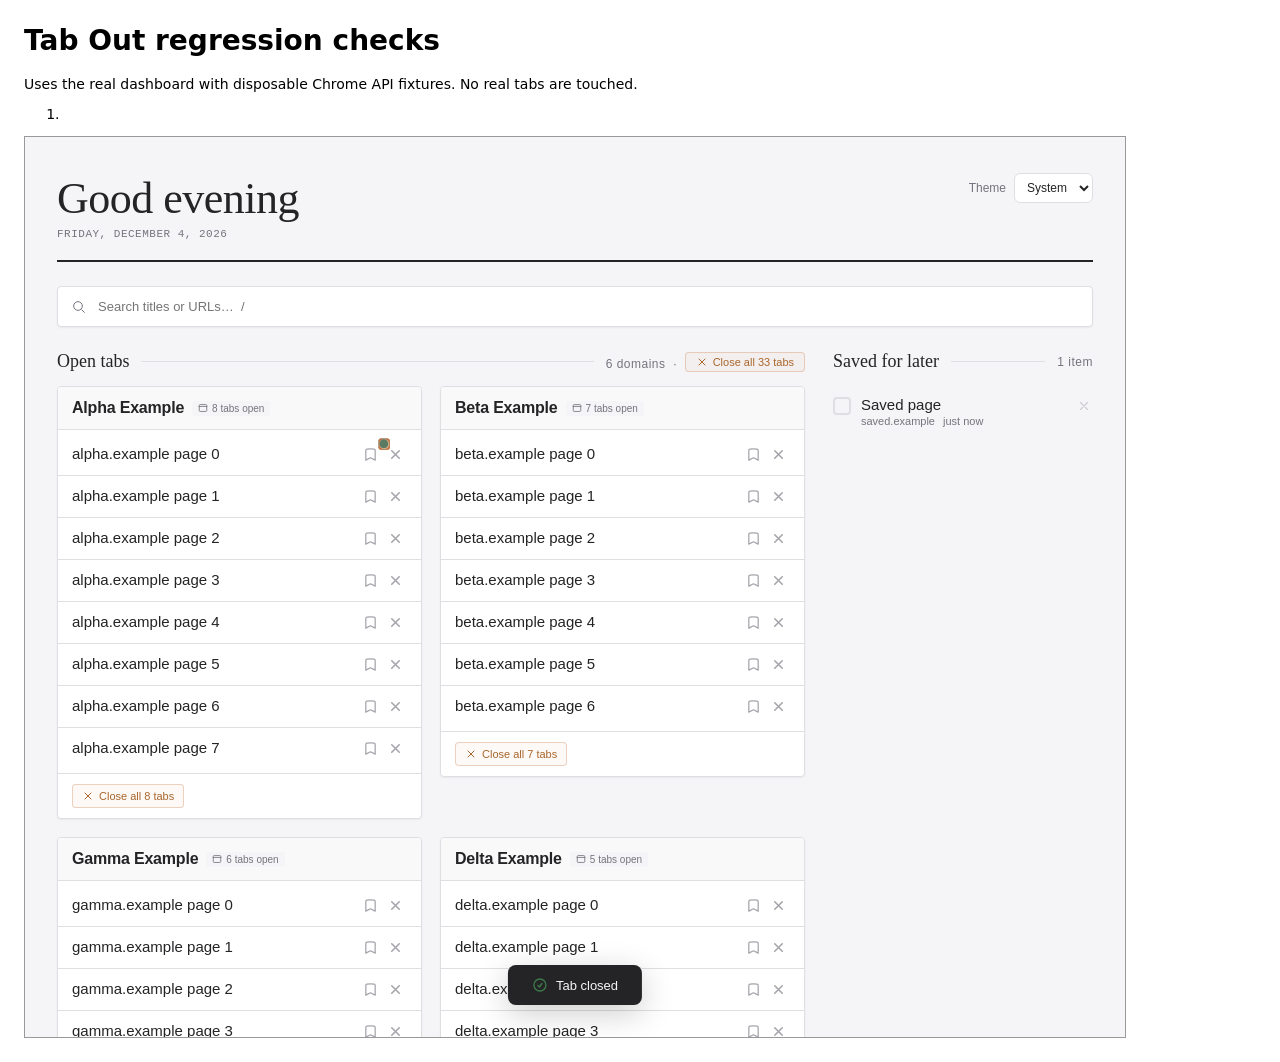
<file: tests/index.html>
<!doctype html>
<meta charset="utf-8">
<title>Tab Out regression checks</title>
<style>
  body { font: 14px system-ui; margin: 24px; }
  li { margin: 8px 0; }
  iframe { display: block; height: 900px; border: 1px solid #999; }
</style>
<h1>Tab Out regression checks</h1>
<p>Uses the real dashboard with disposable Chrome API fixtures. No real tabs are touched.</p>
<ol id="results"></ol>
<iframe title="Dashboard preview" width="1100"></iframe>
<script src="dashboard.js"></script>
</file>
